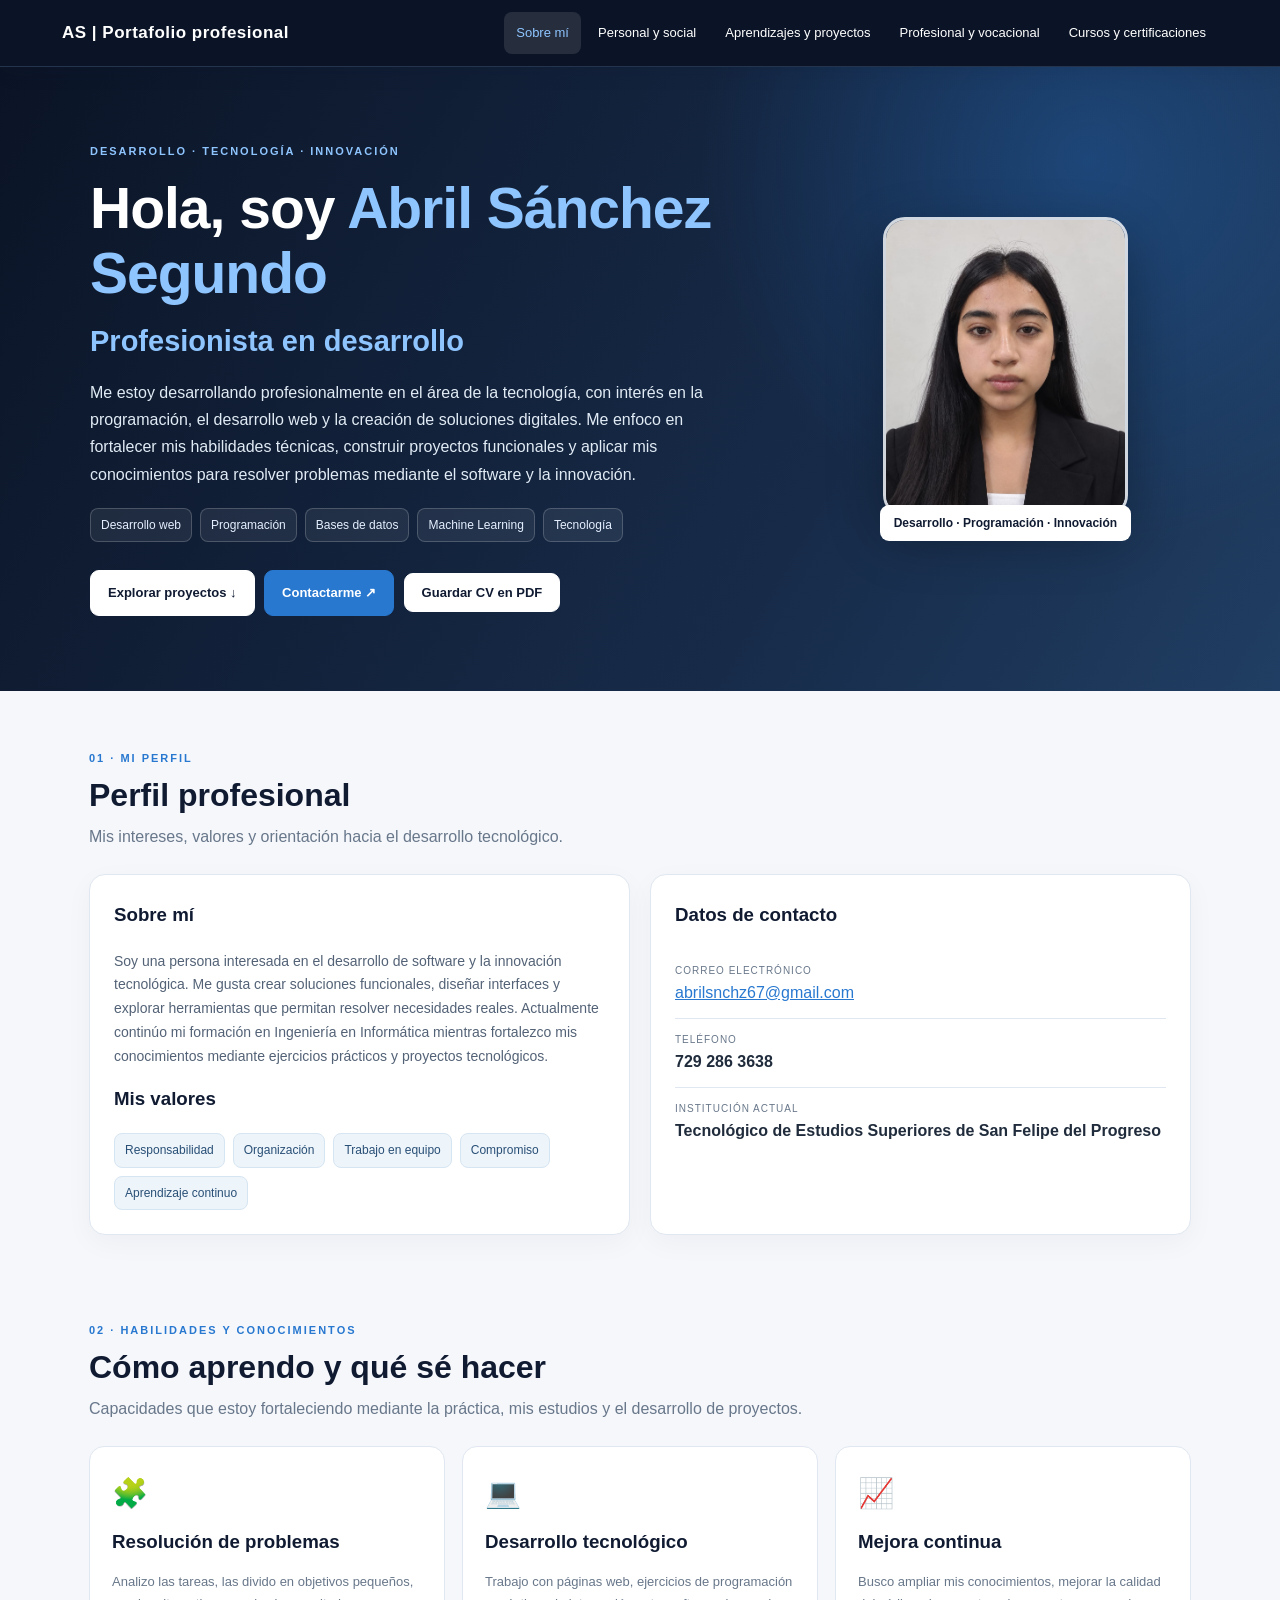
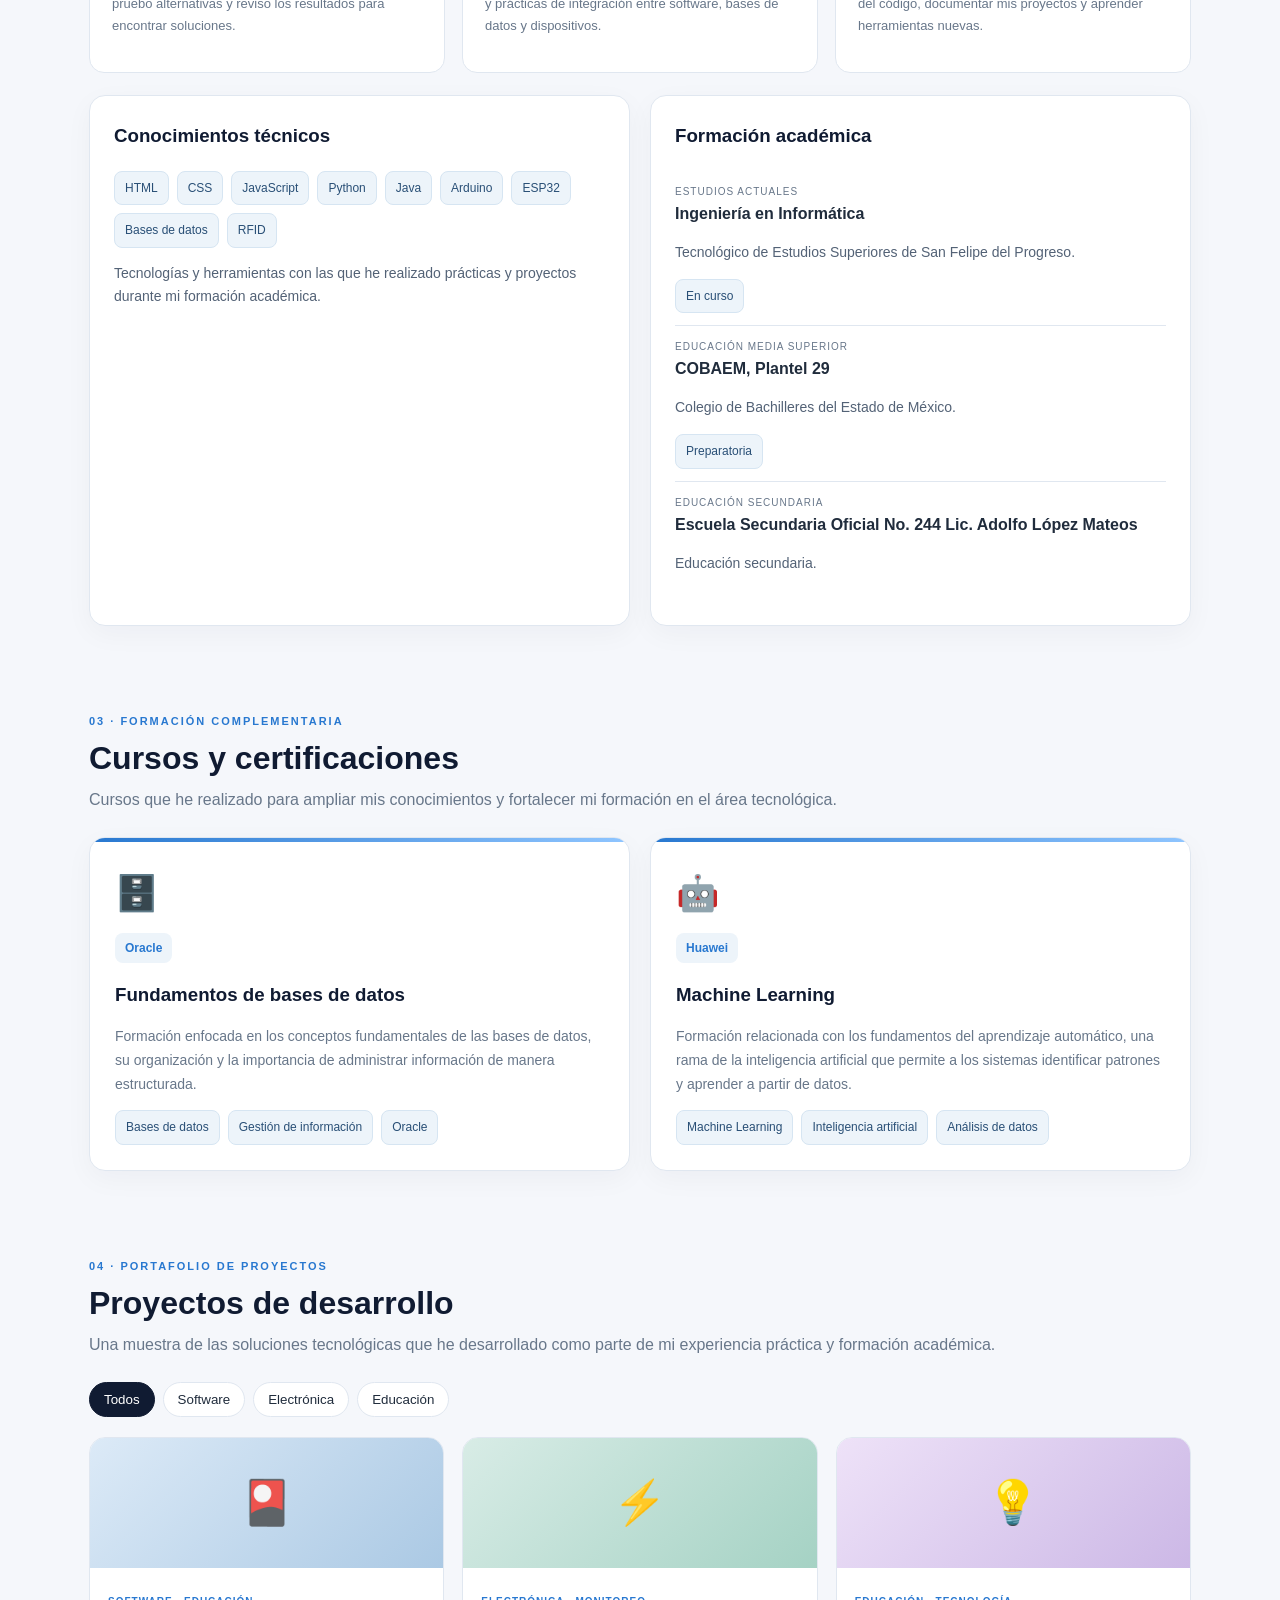
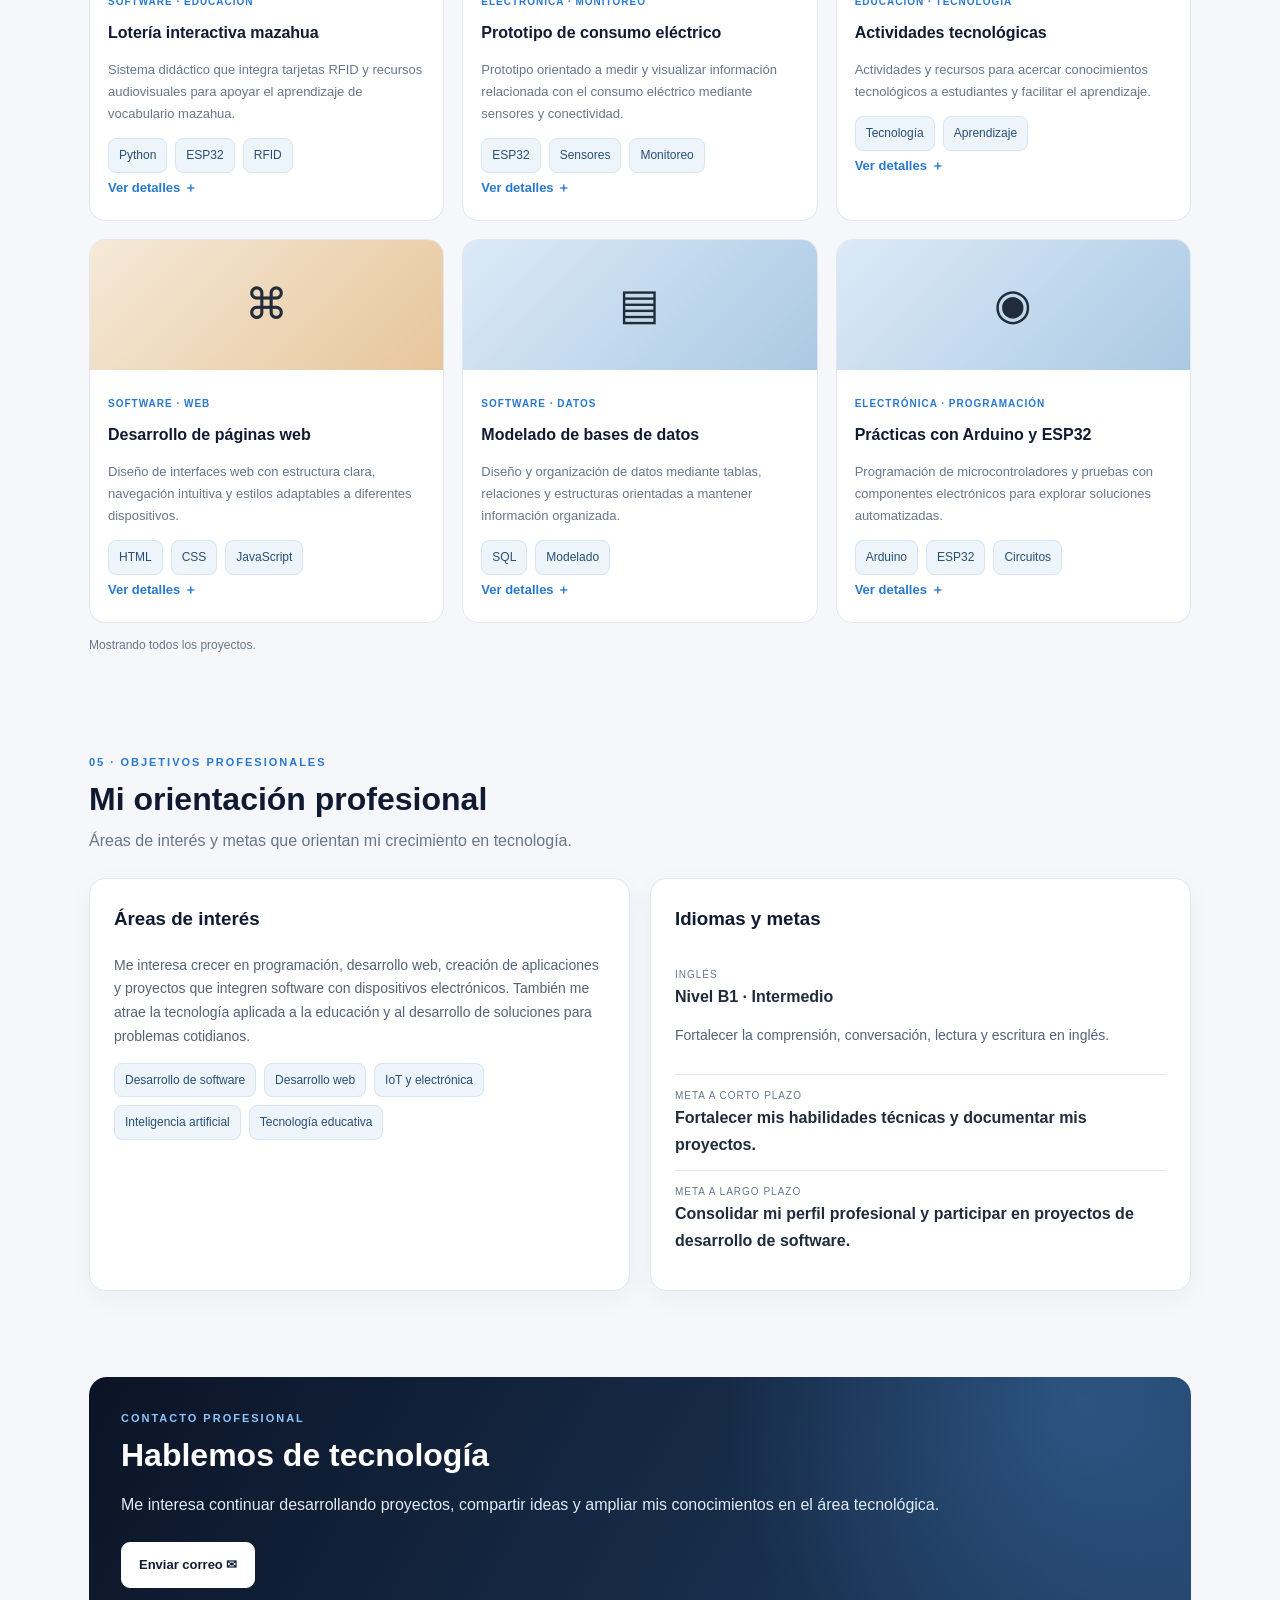
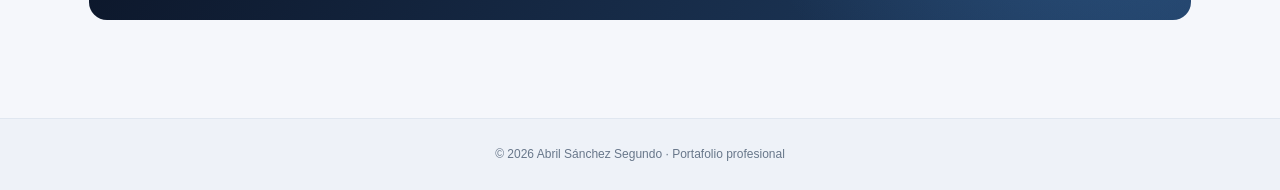
<file: index.html>
<!DOCTYPE html>
<html lang="es">
<head>
<meta charset="UTF-8">
<meta name="viewport" content="width=device-width, initial-scale=1.0">

<title>Abril Sánchez Segundo | Portafolio Profesional</title>
<meta name="description" content="Portafolio profesional de Abril Sánchez Segundo, estudiante de Ingeniería en Informática, interesada en desarrollo de software, programación y tecnología.">

<style>
:root {
  --azul: #101b32;
  --azul2: #2878d0;
  --azul-claro: #8fc5ff;
  --fondo: #f5f7fb;
  --texto: #202c3c;
  --gris: #68778a;
  --blanco: #ffffff;
  --borde: #e0e7f0;
}

* {
  box-sizing: border-box;
  scroll-behavior: smooth;
}

body {
  margin: 0;
  background: var(--fondo);
  color: var(--texto);
  font-family: "Segoe UI", Arial, sans-serif;
  line-height: 1.7;
}

header {
  background: #0b1426;
  color: white;
  position: sticky;
  top: 0;
  z-index: 100;
  box-shadow: 0 4px 20px #101b321a;
  border-bottom: 1px solid #24344d;
}

nav {
  max-width: 1200px;
  margin: auto;
  padding: 12px 22px;
  display: flex;
  justify-content: space-between;
  align-items: center;
  gap: 15px;
}

.logo {
  font-weight: bold;
  font-size: 17px;
  white-space: nowrap;
  letter-spacing: .5px;
}

.menu {
  display: flex;
  gap: 5px;
  flex-wrap: wrap;
}

.menu a {
  color: white;
  text-decoration: none;
  padding: 10px 12px;
  border-radius: 8px;
  font-size: 13px;
  transition: .3s;
}

.menu a:hover,
.menu a.activo {
  background: #ffffff1c;
  color: var(--azul-claro);
}

.menu-btn {
  display: none;
  background: transparent;
  color: white;
  border: 1px solid #ffffff70;
  padding: 8px 12px;
  border-radius: 8px;
  cursor: pointer;
}

/* PORTADA PROFESIONAL */
.hero {
  background:
    radial-gradient(circle at 85% 15%, #2878d055 0, transparent 32%),
    linear-gradient(120deg, #0b1426, #172b49 65%, #203e63);
  color: white;
}

.hero-contenido {
  max-width: 1150px;
  min-height: 510px;
  margin: auto;
  padding: 75px 25px;
  display: grid;
  grid-template-columns: 1.3fr .7fr;
  align-items: center;
  gap: 45px;
}

.etiqueta {
  color: var(--azul-claro);
  text-transform: uppercase;
  letter-spacing: 2px;
  font-size: 11px;
  font-weight: bold;
}

.hero h1 {
  font-size: clamp(35px, 5vw, 57px);
  line-height: 1.15;
  letter-spacing: -1px;
  margin: 15px 0;
}

.hero h1 span {
  color: var(--azul-claro);
}

.cargo-profesional {
  color: var(--azul-claro);
  font-size: clamp(21px, 3vw, 29px);
  line-height: 1.35;
  margin: 0 0 18px;
}

.hero p {
  color: #e1ebf5;
  max-width: 650px;
}

.hero-etiquetas {
  margin: 20px 0;
}

.hero-etiquetas .chip {
  background: #ffffff12;
  border-color: #ffffff30;
  color: #e5efff;
}

.foto-contenedor {
  text-align: center;
}

.foto {
  width: 245px;
  height: 300px;
  object-fit: cover;
  object-position: center 25%;
  border-radius: 22px;
  border: 3px solid #ffffffcc;
  box-shadow: 0 20px 55px #0005;
}

.foto-texto {
  display: table;
  max-width: 100%;
  margin: -20px auto 0;
  position: relative;
  background: white;
  color: var(--azul);
  padding: 8px 14px;
  border-radius: 9px;
  font-size: 12px;
  font-weight: bold;
}

.boton {
  display: inline-block;
  padding: 11px 17px;
  margin: 8px 5px 0 0;
  border-radius: 9px;
  background: white;
  color: var(--azul);
  border: 1px solid white;
  text-decoration: none;
  cursor: pointer;
  font-weight: bold;
  font-size: 13px;
  font-family: inherit;
  transition: .3s;
}

.boton:hover {
  transform: translateY(-3px);
  box-shadow: 0 7px 20px #0002;
}

.boton-azul {
  background: var(--azul2);
  color: white;
  border-color: var(--azul2);
}

.boton-azul:hover {
  background: #1c5eaa;
}

/* CONTENIDO */
main {
  max-width: 1150px;
  margin: auto;
  padding: 15px 24px 55px;
}

.seccion {
  padding: 43px 0;
  scroll-margin-top: 90px;
}

.subtitulo {
  color: var(--azul2);
  text-transform: uppercase;
  font-size: 11px;
  letter-spacing: 2px;
  font-weight: bold;
}

h2 {
  color: var(--azul);
  font-size: 32px;
  line-height: 1.25;
  margin: 7px 0;
}

.descripcion {
  color: var(--gris);
  margin: 8px 0 24px;
}

.grid {
  display: grid;
  grid-template-columns: repeat(2, minmax(0, 1fr));
  gap: 20px;
}

.tarjeta {
  background: white;
  padding: 24px;
  border-radius: 16px;
  border: 1px solid var(--borde);
  box-shadow: 0 8px 28px #101b320a;
  transition: .3s;
}

.tarjeta:hover {
  border-color: #b8d6f5;
  box-shadow: 0 15px 35px #101b3214;
  transform: translateY(-2px);
}

.tarjeta h3 {
  color: var(--azul);
  margin-top: 0;
}

.tarjeta p {
  color: #536276;
  font-size: 14px;
}

.dato {
  padding: 12px 0;
  border-bottom: 1px solid var(--borde);
  overflow-wrap: anywhere;
}

.dato:last-child {
  border-bottom: 0;
}

.dato small {
  display: block;
  color: var(--gris);
  text-transform: uppercase;
  letter-spacing: 1px;
  font-size: 10px;
}

.dato a {
  color: var(--azul2);
  overflow-wrap: anywhere;
}

.etiquetas {
  display: flex;
  flex-wrap: wrap;
  gap: 8px;
}

.chip {
  display: inline-block;
  background: #edf4fa;
  color: #294f76;
  border: 1px solid #d6e5f2;
  border-radius: 8px;
  padding: 6px 10px;
  font-size: 12px;
}

/* HABILIDADES */
.habilidades {
  display: grid;
  grid-template-columns: repeat(3, minmax(0, 1fr));
  gap: 17px;
}

.habilidad {
  background: white;
  padding: 22px;
  border: 1px solid var(--borde);
  border-radius: 15px;
  transition: .3s;
}

.habilidad:hover {
  transform: translateY(-4px);
  box-shadow: 0 10px 25px #101b3212;
}

.icono {
  font-size: 29px;
}

.habilidad h3 {
  color: var(--azul);
  margin: 8px 0;
}

.habilidad p {
  color: var(--gris);
  font-size: 13px;
}

/* CURSOS Y CERTIFICACIONES */
.cursos {
  display: grid;
  grid-template-columns: repeat(2, minmax(0, 1fr));
  gap: 20px;
}

.curso {
  background: white;
  padding: 25px;
  border: 1px solid var(--borde);
  border-radius: 16px;
  box-shadow: 0 8px 28px #101b320a;
  transition: .3s;
  position: relative;
  overflow: hidden;
}

.curso::before {
  content: "";
  position: absolute;
  top: 0;
  left: 0;
  width: 100%;
  height: 4px;
  background: linear-gradient(90deg, #2878d0, #8fc5ff);
}

.curso:hover {
  transform: translateY(-5px);
  border-color: #b8d6f5;
  box-shadow: 0 15px 35px #101b3214;
}

.curso-icono {
  font-size: 35px;
  margin-bottom: 10px;
}

.curso h3 {
  color: var(--azul);
  margin: 8px 0;
}

.curso p {
  color: var(--gris);
  font-size: 14px;
}

.curso-institucion {
  display: inline-block;
  color: var(--azul2);
  background: #edf4fa;
  border-radius: 8px;
  padding: 5px 10px;
  font-size: 12px;
  font-weight: bold;
  margin-bottom: 8px;
}

/* FILTROS */
.filtros {
  display: flex;
  flex-wrap: wrap;
  gap: 8px;
  margin-bottom: 20px;
}

.filtro {
  padding: 9px 14px;
  border: 1px solid var(--borde);
  background: white;
  border-radius: 30px;
  cursor: pointer;
  color: var(--texto);
  transition: .3s;
}

.filtro.activo,
.filtro:hover {
  background: var(--azul);
  color: white;
  border-color: var(--azul);
}

.filtro:focus-visible,
.boton:focus-visible,
.ver-mas:focus-visible,
.menu a:focus-visible {
  outline: 3px solid #60a5fa;
  outline-offset: 3px;
}

.proyectos {
  display: grid;
  grid-template-columns: repeat(3, minmax(0, 1fr));
  gap: 18px;
}

.proyecto {
  background: white;
  border: 1px solid var(--borde);
  border-radius: 16px;
  overflow: hidden;
  transition: .3s;
}

.proyecto:hover {
  transform: translateY(-5px);
  box-shadow: 0 12px 30px #101b3215;
}

.proyecto[hidden] {
  display: none !important;
}

.proyecto-imagen {
  height: 130px;
  display: grid;
  place-items: center;
  font-size: 43px;
  background: linear-gradient(135deg, #dceaf7, #abc9e4);
}

.proyecto:nth-child(2) .proyecto-imagen {
  background: linear-gradient(135deg, #d8ece6, #a5d2c4);
}

.proyecto:nth-child(3) .proyecto-imagen {
  background: linear-gradient(135deg, #eee2f8, #ccb8e6);
}

.proyecto:nth-child(4) .proyecto-imagen {
  background: linear-gradient(135deg, #f5e9d8, #e7c69b);
}

.proyecto-contenido {
  padding: 18px;
}

.categoria {
  color: var(--azul2);
  font-size: 10px;
  text-transform: uppercase;
  font-weight: bold;
  letter-spacing: 1px;
}

.proyecto h3 {
  color: var(--azul);
  margin: 6px 0;
  font-size: 16px;
}

.proyecto p {
  color: var(--gris);
  font-size: 13px;
}

.ver-mas {
  color: var(--azul2);
  background: none;
  border: 0;
  padding: 5px 0;
  font-weight: bold;
  cursor: pointer;
  font-size: 13px;
}

.detalles {
  display: none;
  border-top: 1px solid var(--borde);
  padding-top: 12px;
  margin-top: 12px;
  font-size: 13px;
  color: var(--gris);
}

.proyecto.abierto .detalles {
  display: block;
}

/* CONTACTO */
.contacto {
  background:
    radial-gradient(circle at 90% 10%, #4e91d755, transparent 35%),
    linear-gradient(120deg, #0b1426, #203e63);
  color: white;
  padding: 32px;
  border-radius: 18px;
}

.contacto h2 {
  color: white;
}

.contacto p {
  color: #e1ebf5;
}

footer {
  text-align: center;
  color: var(--gris);
  padding: 25px;
  font-size: 12px;
  border-top: 1px solid var(--borde);
  background: #eef2f8;
}

#arriba {
  position: fixed;
  right: 20px;
  bottom: 20px;
  width: 45px;
  height: 45px;
  background: var(--azul);
  color: white;
  border: 0;
  border-radius: 50%;
  font-size: 22px;
  cursor: pointer;
  opacity: 0;
  pointer-events: none;
  transition: .3s;
}

#arriba.mostrar {
  opacity: 1;
  pointer-events: auto;
}

/* ANIMACIONES */
.revelar {
  opacity: 0;
  transform: translateY(15px);
  transition: opacity .6s, transform .6s;
}

.revelar.visible {
  opacity: 1;
  transform: translateY(0);
}

/* TABLET */
@media (max-width: 850px) {
  .menu a {
    font-size: 11px;
    padding: 8px;
  }

  .proyectos {
    grid-template-columns: repeat(2, minmax(0, 1fr));
  }
}

/* CELULAR */
@media (max-width: 650px) {
  nav {
    flex-wrap: wrap;
  }

  .menu-btn {
    display: block;
  }

  .menu {
    display: none;
    position: absolute;
    top: 62px;
    left: 0;
    right: 0;
    background: var(--azul);
    padding: 12px;
    flex-direction: column;
  }

  .menu.abierto {
    display: flex;
  }

  .menu a {
    font-size: 14px;
    padding: 12px;
  }

  .hero-contenido {
    grid-template-columns: 1fr;
    padding: 45px 22px;
  }

  .foto {
    width: 210px;
    height: 250px;
  }

  main {
    padding: 10px 17px 40px;
  }

  .seccion {
    padding: 35px 0;
  }

  .grid,
  .habilidades,
  .proyectos,
  .cursos {
    grid-template-columns: 1fr;
  }

  h2 {
    font-size: 27px;
  }

  .contacto {
    padding: 24px;
  }
}

/* IMPRESIÓN DEL CV */
@media print {
  header,
  .filtros,
  .ver-mas,
  #arriba,
  .boton {
    display: none !important;
  }

  body {
    background: white;
  }

  .hero {
    print-color-adjust: exact;
    -webkit-print-color-adjust: exact;
  }

  .seccion {
    padding: 20px 0;
  }

  .tarjeta,
  .proyecto,
  .habilidad,
  .curso {
    break-inside: avoid;
    box-shadow: none;
  }

  .revelar {
    opacity: 1 !important;
    transform: none !important;
  }

  .detalles {
    display: block;
  }
}

@media (prefers-reduced-motion: reduce) {
  *,
  *::before,
  *::after {
    scroll-behavior: auto !important;
    transition: none !important;
  }

  .revelar {
    opacity: 1;
    transform: none;
  }
}
</style>
</head>

<body>

<header>
  <nav>
    <div class="logo">AS | Portafolio profesional</div>

    <button class="menu-btn" id="menuBtn"
      aria-expanded="false" aria-controls="menu">
      ☰ Menú
    </button>

    <div class="menu" id="menu">
      <a href="sobre-mi.html" class="activo">Sobre mí</a>
      <a href="personal-social.html">Personal y social</a>
      <a href="aprendizajes-proyectos.html">Aprendizajes y proyectos</a>
      <a href="profesional-vocacional.html">Profesional y vocacional</a>
      <a href="#cursos">Cursos y certificaciones</a>
    </div>
  </nav>
</header>

<!-- PORTADA -->
<section class="hero" id="inicio">
  <div class="hero-contenido">

    <div>
      <div class="etiqueta">
        DESARROLLO · TECNOLOGÍA · INNOVACIÓN
      </div>

      <h1>
        Hola, soy <span>Abril Sánchez Segundo</span>
      </h1>

      <h2 class="cargo-profesional">
        Profesionista en desarrollo 
      </h2>

      <p>
        Me estoy desarrollando profesionalmente en el área de la tecnología,
        con interés en la programación, el desarrollo web y la creación de
        soluciones digitales. Me enfoco en fortalecer mis habilidades
        técnicas, construir proyectos funcionales y aplicar mis conocimientos
        para resolver problemas mediante el software y la innovación.
      </p>

      <div class="etiquetas hero-etiquetas">
        <span class="chip">Desarrollo web</span>
        <span class="chip">Programación</span>
        <span class="chip">Bases de datos</span>
        <span class="chip">Machine Learning</span>
        <span class="chip">Tecnología</span>
      </div>

      <a href="#proyectos" class="boton">
        Explorar proyectos ↓
      </a>

      <a href="#contacto" class="boton boton-azul">
        Contactarme ↗
      </a>

      <button class="boton" onclick="window.print()">
        Guardar CV en PDF
      </button>
    </div>

    <div class="foto-contenedor">
      <img src="abril.jpg"
        alt="Fotografía de Abril Sánchez Segundo"
        class="foto">
      <div class="foto-texto">
        Desarrollo · Programación · Innovación
      </div>
    </div>

  </div>
</section>

<main>

<!-- PERFIL -->
<section class="seccion revelar" id="perfil">
  <div class="subtitulo">01 · Mi perfil</div>
  <h2>Perfil profesional</h2>
  <p class="descripcion">
    Mis intereses, valores y orientación hacia el desarrollo tecnológico.
  </p>

  <div class="grid">
    <article class="tarjeta">
      <h3>Sobre mí</h3>
      <p>
        Soy una persona interesada en el desarrollo de software y la
        innovación tecnológica. Me gusta crear soluciones funcionales,
        diseñar interfaces y explorar herramientas que permitan resolver
        necesidades reales. Actualmente continúo mi formación en Ingeniería
        en Informática mientras fortalezco mis conocimientos mediante
        ejercicios prácticos y proyectos tecnológicos.
      </p>

      <h3>Mis valores</h3>
      <div class="etiquetas">
        <span class="chip">Responsabilidad</span>
        <span class="chip">Organización</span>
        <span class="chip">Trabajo en equipo</span>
        <span class="chip">Compromiso</span>
        <span class="chip">Aprendizaje continuo</span>
      </div>
    </article>

    <article class="tarjeta">
      <h3>Datos de contacto</h3>

      <div class="dato">
        <small>Correo electrónico</small>
        <a href="mailto:abrilsnchz67@gmail.com">
          abrilsnchz67@gmail.com
        </a>
      </div>

      <div class="dato">
        <small>Teléfono</small>
        <strong>729 286 3638</strong>
      </div>

      <div class="dato">
        <small>Institución actual</small>
        <strong>
          Tecnológico de Estudios Superiores de San Felipe del Progreso
        </strong>
      </div>
    </article>
  </div>
</section>

<!-- HABILIDADES Y FORMACIÓN ACADÉMICA -->
<section class="seccion revelar" id="aprendizaje">
  <div class="subtitulo">02 · Habilidades y conocimientos</div>
  <h2>Cómo aprendo y qué sé hacer</h2>
  <p class="descripcion">
    Capacidades que estoy fortaleciendo mediante la práctica,
    mis estudios y el desarrollo de proyectos.
  </p>

  <div class="habilidades">
    <article class="habilidad">
      <div class="icono">🧩</div>
      <h3>Resolución de problemas</h3>
      <p>
        Analizo las tareas, las divido en objetivos pequeños, pruebo
        alternativas y reviso los resultados para encontrar soluciones.
      </p>
    </article>

    <article class="habilidad">
      <div class="icono">💻</div>
      <h3>Desarrollo tecnológico</h3>
      <p>
        Trabajo con páginas web, ejercicios de programación y prácticas
        de integración entre software, bases de datos y dispositivos.
      </p>
    </article>

    <article class="habilidad">
      <div class="icono">📈</div>
      <h3>Mejora continua</h3>
      <p>
        Busco ampliar mis conocimientos, mejorar la calidad del código,
        documentar mis proyectos y aprender herramientas nuevas.
      </p>
    </article>
  </div>

  <div class="grid" style="margin-top:22px">

    <article class="tarjeta">
      <h3>Conocimientos técnicos</h3>

      <div class="etiquetas">
        <span class="chip">HTML</span>
        <span class="chip">CSS</span>
        <span class="chip">JavaScript</span>
        <span class="chip">Python</span>
        <span class="chip">Java</span>
        <span class="chip">Arduino</span>
        <span class="chip">ESP32</span>
        <span class="chip">Bases de datos</span>
        <span class="chip">RFID</span>
      </div>

      <p>
        Tecnologías y herramientas con las que he realizado prácticas
        y proyectos durante mi formación académica.
      </p>
    </article>

    <article class="tarjeta">
      <h3>Formación académica</h3>

      <div class="dato">
        <small>Estudios actuales</small>
        <strong>Ingeniería en Informática</strong>
        <p>
          Tecnológico de Estudios Superiores de San Felipe del Progreso.
        </p>
        <span class="chip">En curso</span>
      </div>

      <div class="dato">
        <small>Educación media superior</small>
        <strong>COBAEM, Plantel 29</strong>
        <p>
          Colegio de Bachilleres del Estado de México.
        </p>
        <span class="chip">Preparatoria</span>
      </div>

      <div class="dato">
        <small>Educación secundaria</small>
        <strong>
          Escuela Secundaria Oficial No. 244
          Lic. Adolfo López Mateos
        </strong>
        <p>
          Educación secundaria.
        </p>
      </div>
    </article>

  </div>
</section>

<!-- CURSOS -->
<section class="seccion revelar" id="cursos">
  <div class="subtitulo">03 · Formación complementaria</div>
  <h2>Cursos y certificaciones</h2>

  <p class="descripcion">
    Cursos que he realizado para ampliar mis conocimientos y fortalecer
    mi formación en el área tecnológica.
  </p>

  <div class="cursos">

    <article class="curso">
      <div class="curso-icono">🗄️</div>

      <span class="curso-institucion">Oracle</span>

      <h3>Fundamentos de bases de datos</h3>

      <p>
        Formación enfocada en los conceptos fundamentales de las bases
        de datos, su organización y la importancia de administrar
        información de manera estructurada.
      </p>

      <div class="etiquetas">
        <span class="chip">Bases de datos</span>
        <span class="chip">Gestión de información</span>
        <span class="chip">Oracle</span>
      </div>
    </article>

    <article class="curso">
      <div class="curso-icono">🤖</div>

      <span class="curso-institucion">Huawei</span>

      <h3>Machine Learning</h3>

      <p>
        Formación relacionada con los fundamentos del aprendizaje
        automático, una rama de la inteligencia artificial que permite
        a los sistemas identificar patrones y aprender a partir de datos.
      </p>

      <div class="etiquetas">
        <span class="chip">Machine Learning</span>
        <span class="chip">Inteligencia artificial</span>
        <span class="chip">Análisis de datos</span>
      </div>
    </article>

  </div>
</section>

<!-- PROYECTOS -->
<section class="seccion revelar" id="proyectos">
  <div class="subtitulo">04 · Portafolio de proyectos</div>
  <h2>Proyectos de desarrollo</h2>

  <p class="descripcion">
    Una muestra de las soluciones tecnológicas que he desarrollado
    como parte de mi experiencia práctica y formación académica.
  </p>

  <div class="filtros" role="group" aria-label="Filtrar proyectos">
    <button class="filtro activo" data-filtro="todos"
      aria-pressed="true">Todos</button>

    <button class="filtro" data-filtro="software"
      aria-pressed="false">Software</button>

    <button class="filtro" data-filtro="electronica"
      aria-pressed="false">Electrónica</button>

    <button class="filtro" data-filtro="educacion"
      aria-pressed="false">Educación</button>
  </div>

  <div class="proyectos">

    <article class="proyecto" data-categoria="software educacion">
      <div class="proyecto-imagen">🎴</div>

      <div class="proyecto-contenido">
        <span class="categoria">Software · Educación</span>
        <h3>Lotería interactiva mazahua</h3>

        <p>
          Sistema didáctico que integra tarjetas RFID y recursos
          audiovisuales para apoyar el aprendizaje de vocabulario mazahua.
        </p>

        <div class="etiquetas">
          <span class="chip">Python</span>
          <span class="chip">ESP32</span>
          <span class="chip">RFID</span>
        </div>

        <button class="ver-mas" aria-expanded="false">
          Ver detalles ＋
        </button>

        <div class="detalles">
          El sistema identifica una tarjeta y permite mostrar su imagen,
          la palabra en español y mazahua y el audio de pronunciación.
          Busca apoyar el aprendizaje de una lengua indígena mediante
          recursos tecnológicos.
        </div>
      </div>
    </article>

    <article class="proyecto" data-categoria="electronica software">
      <div class="proyecto-imagen">⚡</div>

      <div class="proyecto-contenido">
        <span class="categoria">Electrónica · Monitoreo</span>
        <h3>Prototipo de consumo eléctrico</h3>

        <p>
          Prototipo orientado a medir y visualizar información relacionada
          con el consumo eléctrico mediante sensores y conectividad.
        </p>

        <div class="etiquetas">
          <span class="chip">ESP32</span>
          <span class="chip">Sensores</span>
          <span class="chip">Monitoreo</span>
        </div>

        <button class="ver-mas" aria-expanded="false">
          Ver detalles ＋
        </button>

        <div class="detalles">
          Explora la lectura de señales mediante sensores y el envío
          de mediciones para facilitar su consulta y visualización.
        </div>
      </div>
    </article>

    <article class="proyecto" data-categoria="educacion">
      <div class="proyecto-imagen">💡</div>

      <div class="proyecto-contenido">
        <span class="categoria">Educación · Tecnología</span>
        <h3>Actividades tecnológicas</h3>

        <p>
          Actividades y recursos para acercar conocimientos tecnológicos
          a estudiantes y facilitar el aprendizaje.
        </p>

        <div class="etiquetas">
          <span class="chip">Tecnología</span>
          <span class="chip">Aprendizaje</span>
        </div>

        <button class="ver-mas" aria-expanded="false">
          Ver detalles ＋
        </button>

        <div class="detalles">
          Espacio para documentar las actividades realizadas,
          los materiales utilizados y los resultados obtenidos.
        </div>
      </div>
    </article>

    <article class="proyecto" data-categoria="software">
      <div class="proyecto-imagen">⌘</div>

      <div class="proyecto-contenido">
        <span class="categoria">Software · Web</span>
        <h3>Desarrollo de páginas web</h3>

        <p>
          Diseño de interfaces web con estructura clara, navegación
          intuitiva y estilos adaptables a diferentes dispositivos.
        </p>

        <div class="etiquetas">
          <span class="chip">HTML</span>
          <span class="chip">CSS</span>
          <span class="chip">JavaScript</span>
        </div>

        <button class="ver-mas" aria-expanded="false">
          Ver detalles ＋
        </button>

        <div class="detalles">
          Este proyecto puede incluir capturas de pantalla, enlaces
          a páginas publicadas y una descripción de las tecnologías
          utilizadas.
        </div>
      </div>
    </article>

    <article class="proyecto" data-categoria="software">
      <div class="proyecto-imagen">▤</div>

      <div class="proyecto-contenido">
        <span class="categoria">Software · Datos</span>
        <h3>Modelado de bases de datos</h3>

        <p>
          Diseño y organización de datos mediante tablas, relaciones
          y estructuras orientadas a mantener información organizada.
        </p>

        <div class="etiquetas">
          <span class="chip">SQL</span>
          <span class="chip">Modelado</span>
        </div>

        <button class="ver-mas" aria-expanded="false">
          Ver detalles ＋
        </button>

        <div class="detalles">
          Aquí se pueden agregar diagramas entidad-relación,
          modelos relacionales y ejemplos de consultas elaboradas.
        </div>
      </div>
    </article>

    <article class="proyecto" data-categoria="electronica">
      <div class="proyecto-imagen">◉</div>

      <div class="proyecto-contenido">
        <span class="categoria">Electrónica · Programación</span>
        <h3>Prácticas con Arduino y ESP32</h3>

        <p>
          Programación de microcontroladores y pruebas con componentes
          electrónicos para explorar soluciones automatizadas.
        </p>

        <div class="etiquetas">
          <span class="chip">Arduino</span>
          <span class="chip">ESP32</span>
          <span class="chip">Circuitos</span>
        </div>

        <button class="ver-mas" aria-expanded="false">
          Ver detalles ＋
        </button>

        <div class="detalles">
          Se pueden añadir fotografías de circuitos, diagramas
          de conexión, fragmentos de código y resultados de pruebas.
        </div>
      </div>
    </article>

  </div>

  <p id="mensajeFiltro" aria-live="polite"
    style="color:var(--gris);font-size:12px">
    Mostrando todos los proyectos.
  </p>
</section>

<!-- OBJETIVOS PROFESIONALES -->
<section class="seccion revelar" id="vocacion">
  <div class="subtitulo">05 · Objetivos profesionales</div>
  <h2>Mi orientación profesional</h2>

  <p class="descripcion">
    Áreas de interés y metas que orientan mi crecimiento en tecnología.
  </p>

  <div class="grid">

    <article class="tarjeta">
      <h3>Áreas de interés</h3>

      <p>
        Me interesa crecer en programación, desarrollo web, creación de
        aplicaciones y proyectos que integren software con dispositivos
        electrónicos. También me atrae la tecnología aplicada a la educación
        y al desarrollo de soluciones para problemas cotidianos.
      </p>

      <div class="etiquetas">
        <span class="chip">Desarrollo de software</span>
        <span class="chip">Desarrollo web</span>
        <span class="chip">IoT y electrónica</span>
        <span class="chip">Inteligencia artificial</span>
        <span class="chip">Tecnología educativa</span>
      </div>
    </article>

    <article class="tarjeta">
      <h3>Idiomas y metas</h3>

      <div class="dato">
        <small>Inglés</small>
        <strong>Nivel B1 · Intermedio</strong>
        <p>
          Fortalecer la comprensión, conversación, lectura y escritura
          en inglés.
        </p>
      </div>

      <div class="dato">
        <small>Meta a corto plazo</small>
        <strong>
          Fortalecer mis habilidades técnicas y documentar mis proyectos.
        </strong>
      </div>

      <div class="dato">
        <small>Meta a largo plazo</small>
        <strong>
          Consolidar mi perfil profesional y participar en proyectos
          de desarrollo de software.
        </strong>
      </div>
    </article>

  </div>
</section>

<!-- CONTACTO -->
<section class="seccion revelar" id="contacto">
  <div class="contacto">
    <div class="etiqueta">Contacto profesional</div>

    <h2>Hablemos de tecnología</h2>

    <p>
      Me interesa continuar desarrollando proyectos, compartir ideas
      y ampliar mis conocimientos en el área tecnológica.
    </p>

    <a class="boton" href="mailto:abrilsnchz67@gmail.com">
      Enviar correo ✉
    </a>
  </div>
</section>

</main>

<footer>
  © <span id="anio"></span> Abril Sánchez Segundo · Portafolio profesional
</footer>

<button id="arriba" aria-label="Volver al inicio">↑</button>

<script>
// Menú móvil
const menuBtn = document.getElementById("menuBtn");
const menu = document.getElementById("menu");

menuBtn.addEventListener("click", () => {
  const abierto = menu.classList.toggle("abierto");
  menuBtn.setAttribute("aria-expanded", String(abierto));
  menuBtn.textContent = abierto ? "✕ Cerrar" : "☰ Menú";
});

// Cerrar menú móvil al seleccionar un enlace
document.querySelectorAll(".menu a").forEach(enlace => {
  enlace.addEventListener("click", () => {
    menu.classList.remove("abierto");
    menuBtn.setAttribute("aria-expanded", "false");
    menuBtn.textContent = "☰ Menú";
  });
});

// Filtrar proyectos
document.querySelectorAll(".filtro").forEach(boton => {
  boton.addEventListener("click", () => {
    document.querySelectorAll(".filtro").forEach(b => {
      b.classList.remove("activo");
      b.setAttribute("aria-pressed", "false");
    });

    boton.classList.add("activo");
    boton.setAttribute("aria-pressed", "true");

    const categoria = boton.dataset.filtro;
    let cantidad = 0;

    document.querySelectorAll(".proyecto").forEach(proyecto => {
      const categorias = proyecto.dataset.categoria.split(" ");
      const mostrar = categoria === "todos" ||
                      categorias.includes(categoria);

      proyecto.hidden = !mostrar;

      if (mostrar) cantidad++;
    });

    document.getElementById("mensajeFiltro").textContent =
      categoria === "todos"
        ? "Mostrando todos los proyectos."
        : `Se muestran ${cantidad} proyecto(s) de esta categoría.`;
  });
});

// Abrir y cerrar detalles
document.querySelectorAll(".ver-mas").forEach(boton => {
  boton.addEventListener("click", () => {
    const proyecto = boton.closest(".proyecto");
    const abierto = proyecto.classList.toggle("abierto");

    boton.textContent = abierto
      ? "Ocultar detalles −"
      : "Ver detalles ＋";

    boton.setAttribute("aria-expanded", String(abierto));
  });
});

// Botón volver arriba
const botonArriba = document.getElementById("arriba");

window.addEventListener("scroll", () => {
  botonArriba.classList.toggle("mostrar", window.scrollY > 400);
});

botonArriba.addEventListener("click", () => {
  window.scrollTo({ top: 0, behavior: "smooth" });
});

// Animaciones de entrada
if ("IntersectionObserver" in window) {
  const observador = new IntersectionObserver(entradas => {
    entradas.forEach(entrada => {
      if (entrada.isIntersecting) {
        entrada.target.classList.add("visible");
        observador.unobserve(entrada.target);
      }
    });
  }, { threshold: 0.1 });

  document.querySelectorAll(".revelar").forEach(seccion => {
    observador.observe(seccion);
  });
} else {
  document.querySelectorAll(".revelar").forEach(seccion => {
    seccion.classList.add("visible");
  });
}

// Año automático
document.getElementById("anio").textContent =
  new Date().getFullYear();
</script>

</body>
</html>
</file>
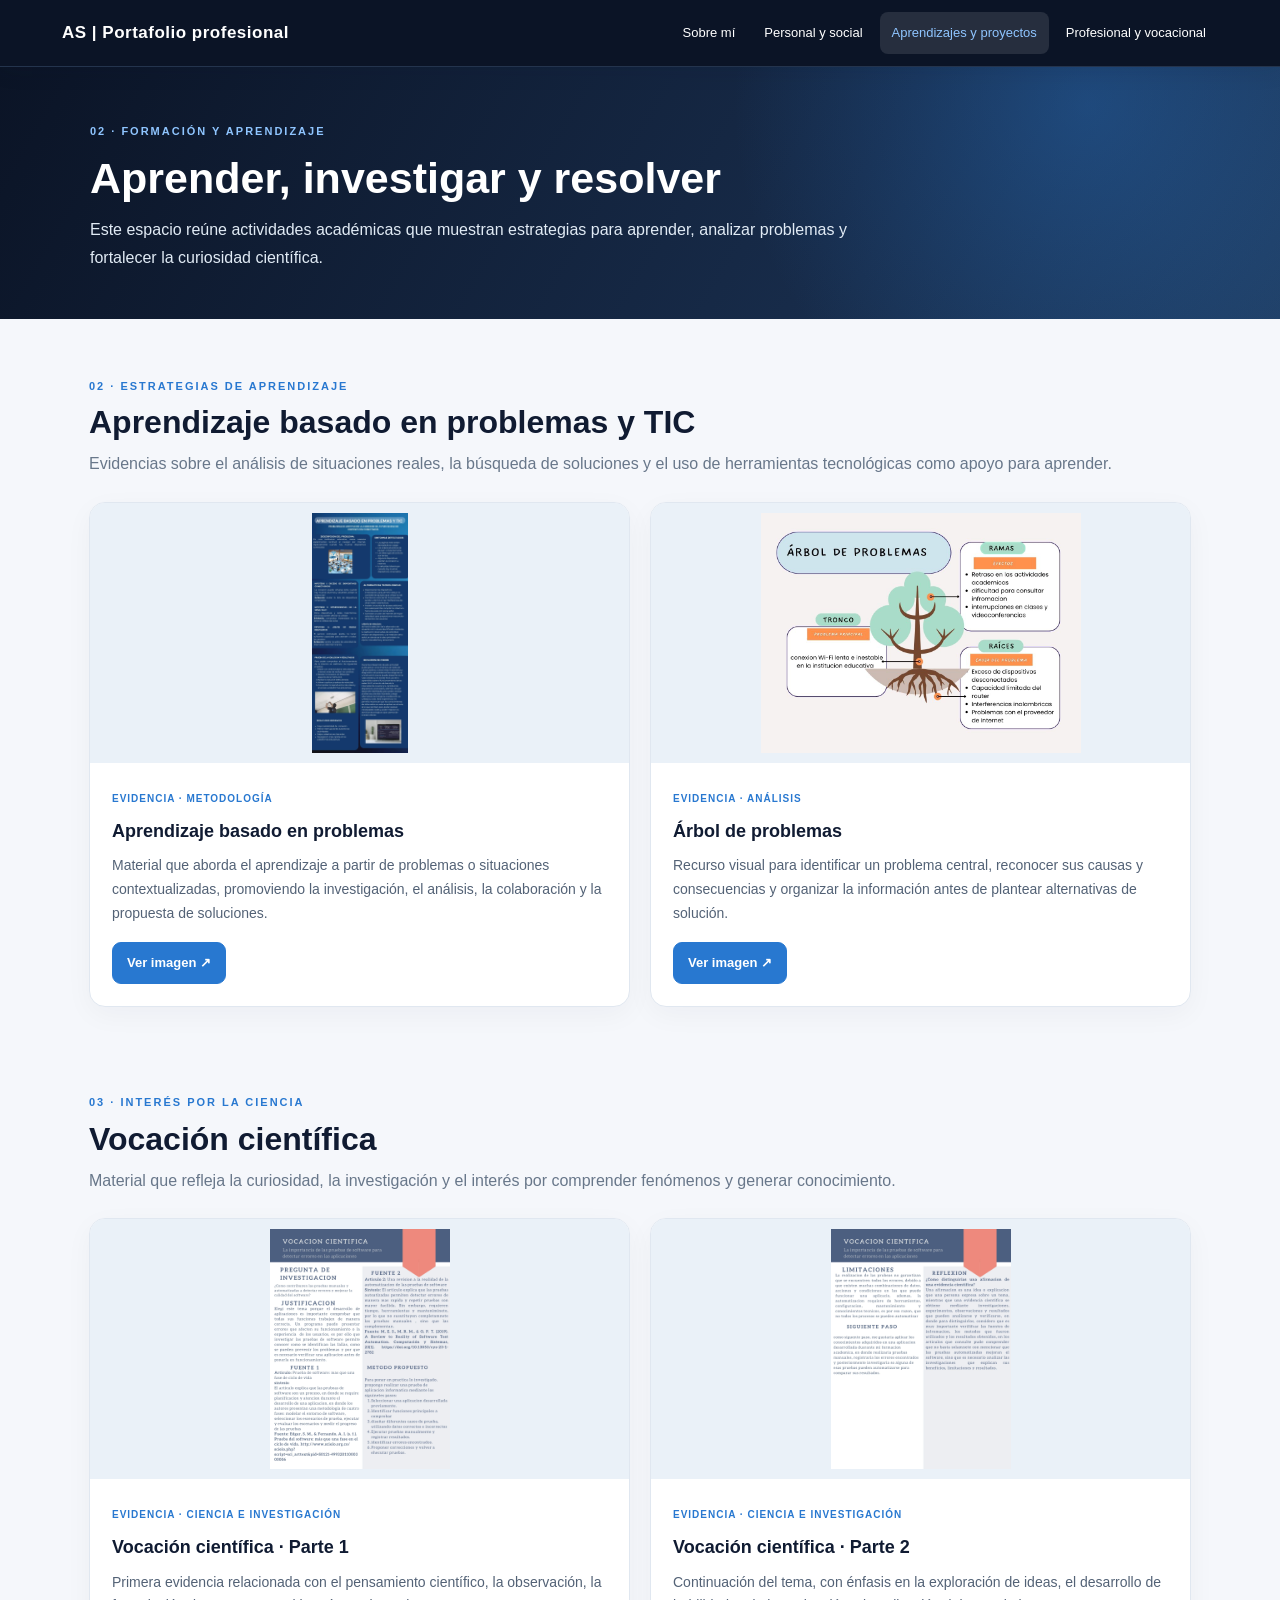
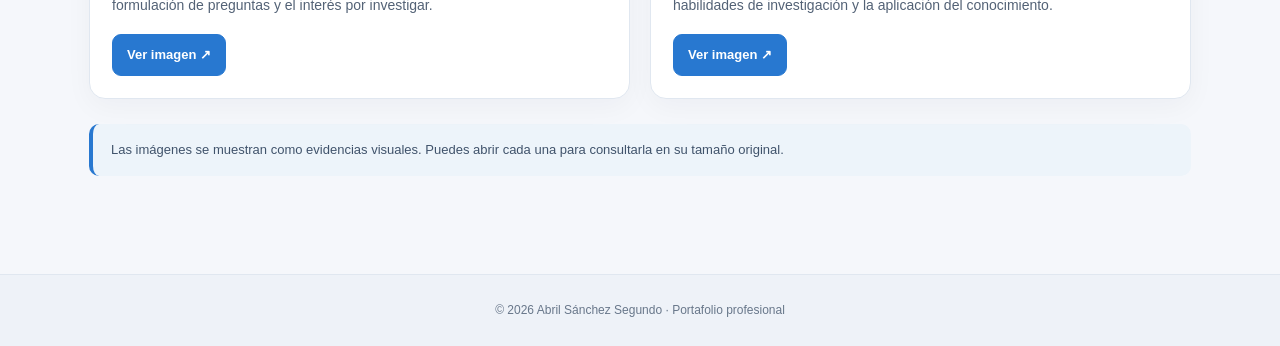
<file: aprendizajes-proyectos.html>
<!DOCTYPE html>
<html lang="es">
<head>
  <meta charset="UTF-8">
  <meta name="viewport" content="width=device-width, initial-scale=1.0">
  <meta name="theme-color" content="#101b32">
  <title>Aprendizajes y proyectos | Abril Sánchez Segundo</title>
  <link rel="stylesheet" href="estilos-portafolio.css">
</head>
<body>

<header>
  <nav>
    <div class="logo">AS | Portafolio profesional</div>
    <button class="menu-btn" id="menuBtn" aria-expanded="false" aria-controls="menu">☰ Menú</button>
    <div class="menu" id="menu">
      <a href="index.html">Sobre mí</a>
      <a href="personal-social.html" >Personal y social</a>
      <a href="aprendizajes-proyectos.html" class="activo">Aprendizajes y proyectos</a>
      <a href="profesional-vocacional.html" >Profesional y vocacional</a>
    </div>
  </nav>
</header>

<section class="hero">
  <div class="hero-contenido">
    <div class="etiqueta">02 · Formación y aprendizaje</div>
    <h1>Aprender, investigar y resolver</h1>
    <p>Este espacio reúne actividades académicas que muestran estrategias para aprender, analizar problemas y fortalecer la curiosidad científica.</p>
  </div>
</section>
<main>

<section class="seccion">
  <div class="subtitulo">02 · Estrategias de aprendizaje</div>
  <h2>Aprendizaje basado en problemas y TIC</h2>
  <p class="descripcion">Evidencias sobre el análisis de situaciones reales, la búsqueda de soluciones y el uso de herramientas tecnológicas como apoyo para aprender.</p>
  <div class="recursos">

<article class="recurso">
  <img class="recurso-imagen" src="documentos/aprendizaje_basado.jpg" alt="Aprendizaje basado en problemas" loading="lazy">
  <div class="recurso-contenido">
    <span class="categoria">Evidencia · Metodología</span>
    <h4>Aprendizaje basado en problemas</h4>
    <p>Material que aborda el aprendizaje a partir de problemas o situaciones contextualizadas, promoviendo la investigación, el análisis, la colaboración y la propuesta de soluciones.</p>
    <div class="acciones">
      <a class="boton" href="documentos/aprendizaje_basado.jpg" target="_blank" rel="noopener">Ver imagen ↗</a>
    </div>
  </div>
</article>
<article class="recurso">
  <img class="recurso-imagen" src="documentos/arbol_de_problemas.jpg" alt="Árbol de problemas" loading="lazy">
  <div class="recurso-contenido">
    <span class="categoria">Evidencia · Análisis</span>
    <h4>Árbol de problemas</h4>
    <p>Recurso visual para identificar un problema central, reconocer sus causas y consecuencias y organizar la información antes de plantear alternativas de solución.</p>
    <div class="acciones">
      <a class="boton" href="documentos/arbol_de_problemas.jpg" target="_blank" rel="noopener">Ver imagen ↗</a>
    </div>
  </div>
</article>
  </div>
</section>
<section class="seccion">
  <div class="subtitulo">03 · Interés por la ciencia</div>
  <h2>Vocación científica</h2>
  <p class="descripcion">Material que refleja la curiosidad, la investigación y el interés por comprender fenómenos y generar conocimiento.</p>
  <div class="recursos">

<article class="recurso">
  <img class="recurso-imagen" src="documentos/vocacion_cientifica1.jpg" alt="Vocación científica · Parte 1" loading="lazy">
  <div class="recurso-contenido">
    <span class="categoria">Evidencia · Ciencia e investigación</span>
    <h4>Vocación científica · Parte 1</h4>
    <p>Primera evidencia relacionada con el pensamiento científico, la observación, la formulación de preguntas y el interés por investigar.</p>
    <div class="acciones">
      <a class="boton" href="documentos/vocacion_cientifica1.jpg" target="_blank" rel="noopener">Ver imagen ↗</a>
    </div>
  </div>
</article>
<article class="recurso">
  <img class="recurso-imagen" src="documentos/vocacion_cientifica2.jpg" alt="Vocación científica · Parte 2" loading="lazy">
  <div class="recurso-contenido">
    <span class="categoria">Evidencia · Ciencia e investigación</span>
    <h4>Vocación científica · Parte 2</h4>
    <p>Continuación del tema, con énfasis en la exploración de ideas, el desarrollo de habilidades de investigación y la aplicación del conocimiento.</p>
    <div class="acciones">
      <a class="boton" href="documentos/vocacion_cientifica2.jpg" target="_blank" rel="noopener">Ver imagen ↗</a>
    </div>
  </div>
</article>
  </div>
  <div class="nota">Las imágenes se muestran como evidencias visuales. Puedes abrir cada una para consultarla en su tamaño original.</div>
</section>

</main>
<footer>© <span id="anio"></span> Abril Sánchez Segundo · Portafolio profesional</footer>

<script>
const menuBtn=document.getElementById("menuBtn");
const menu=document.getElementById("menu");
menuBtn.addEventListener("click",()=>{
  const abierto=menu.classList.toggle("abierto");
  menuBtn.setAttribute("aria-expanded",String(abierto));
  menuBtn.textContent=abierto?"✕ Cerrar":"☰ Menú";
});
document.querySelectorAll(".menu a").forEach(enlace=>{
  enlace.addEventListener("click",()=>{
    menu.classList.remove("abierto");
    menuBtn.setAttribute("aria-expanded","false");
    menuBtn.textContent="☰ Menú";
  });
});
document.getElementById("anio").textContent=new Date().getFullYear();
</script>

</body>
</html>
</file>
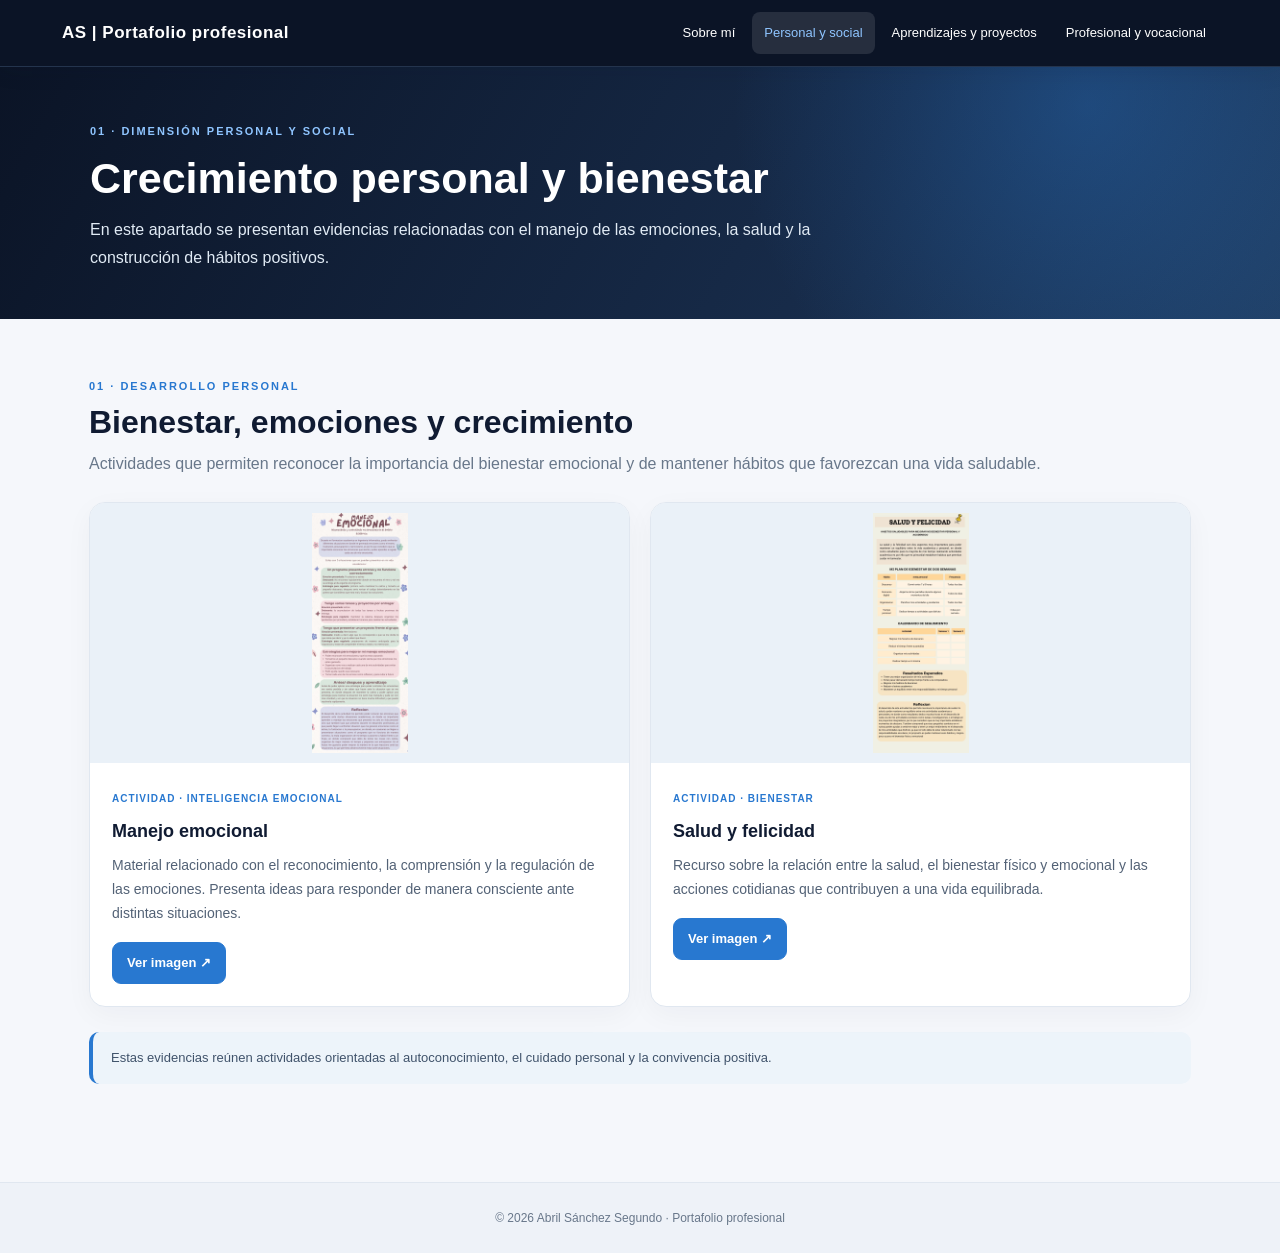
<file: personal-social.html>
<!DOCTYPE html>
<html lang="es">
<head>
  <meta charset="UTF-8">
  <meta name="viewport" content="width=device-width, initial-scale=1.0">
  <meta name="theme-color" content="#101b32">
  <title>Personal y social | Abril Sánchez Segundo</title>
  <link rel="stylesheet" href="estilos-portafolio.css">
</head>
<body>

<header>
  <nav>
    <div class="logo">AS | Portafolio profesional</div>
    <button class="menu-btn" id="menuBtn" aria-expanded="false" aria-controls="menu">☰ Menú</button>
    <div class="menu" id="menu">
      <a href="index.html">Sobre mí</a>
      <a href="personal-social.html" class="activo">Personal y social</a>
      <a href="aprendizajes-proyectos.html" >Aprendizajes y proyectos</a>
      <a href="profesional-vocacional.html" >Profesional y vocacional</a>
    </div>
  </nav>
</header>

<section class="hero">
  <div class="hero-contenido">
    <div class="etiqueta">01 · Dimensión personal y social</div>
    <h1>Crecimiento personal y bienestar</h1>
    <p>En este apartado se presentan evidencias relacionadas con el manejo de las emociones, la salud y la construcción de hábitos positivos.</p>
  </div>
</section>
<main>

<section class="seccion">
  <div class="subtitulo">01 · Desarrollo personal</div>
  <h2>Bienestar, emociones y crecimiento</h2>
  <p class="descripcion">Actividades que permiten reconocer la importancia del bienestar emocional y de mantener hábitos que favorezcan una vida saludable.</p>
  <div class="recursos">

<article class="recurso">
  <img class="recurso-imagen" src="documentos/manejo_emcional.jpg" alt="Manejo emocional" loading="lazy">
  <div class="recurso-contenido">
    <span class="categoria">Actividad · Inteligencia emocional</span>
    <h4>Manejo emocional</h4>
    <p>Material relacionado con el reconocimiento, la comprensión y la regulación de las emociones. Presenta ideas para responder de manera consciente ante distintas situaciones.</p>
    <div class="acciones">
      <a class="boton" href="documentos/manejo_emcional.jpg" target="_blank" rel="noopener">Ver imagen ↗</a>
    </div>
  </div>
</article>
<article class="recurso">
  <img class="recurso-imagen" src="documentos/salud_y_felicidad.jpg" alt="Salud y felicidad" loading="lazy">
  <div class="recurso-contenido">
    <span class="categoria">Actividad · Bienestar</span>
    <h4>Salud y felicidad</h4>
    <p>Recurso sobre la relación entre la salud, el bienestar físico y emocional y las acciones cotidianas que contribuyen a una vida equilibrada.</p>
    <div class="acciones">
      <a class="boton" href="documentos/salud_y_felicidad.jpg" target="_blank" rel="noopener">Ver imagen ↗</a>
    </div>
  </div>
</article>
  </div>
  <div class="nota">Estas evidencias reúnen actividades orientadas al autoconocimiento, el cuidado personal y la convivencia positiva.</div>
</section>

</main>
<footer>© <span id="anio"></span> Abril Sánchez Segundo · Portafolio profesional</footer>

<script>
const menuBtn=document.getElementById("menuBtn");
const menu=document.getElementById("menu");
menuBtn.addEventListener("click",()=>{
  const abierto=menu.classList.toggle("abierto");
  menuBtn.setAttribute("aria-expanded",String(abierto));
  menuBtn.textContent=abierto?"✕ Cerrar":"☰ Menú";
});
document.querySelectorAll(".menu a").forEach(enlace=>{
  enlace.addEventListener("click",()=>{
    menu.classList.remove("abierto");
    menuBtn.setAttribute("aria-expanded","false");
    menuBtn.textContent="☰ Menú";
  });
});
document.getElementById("anio").textContent=new Date().getFullYear();
</script>

</body>
</html>
</file>
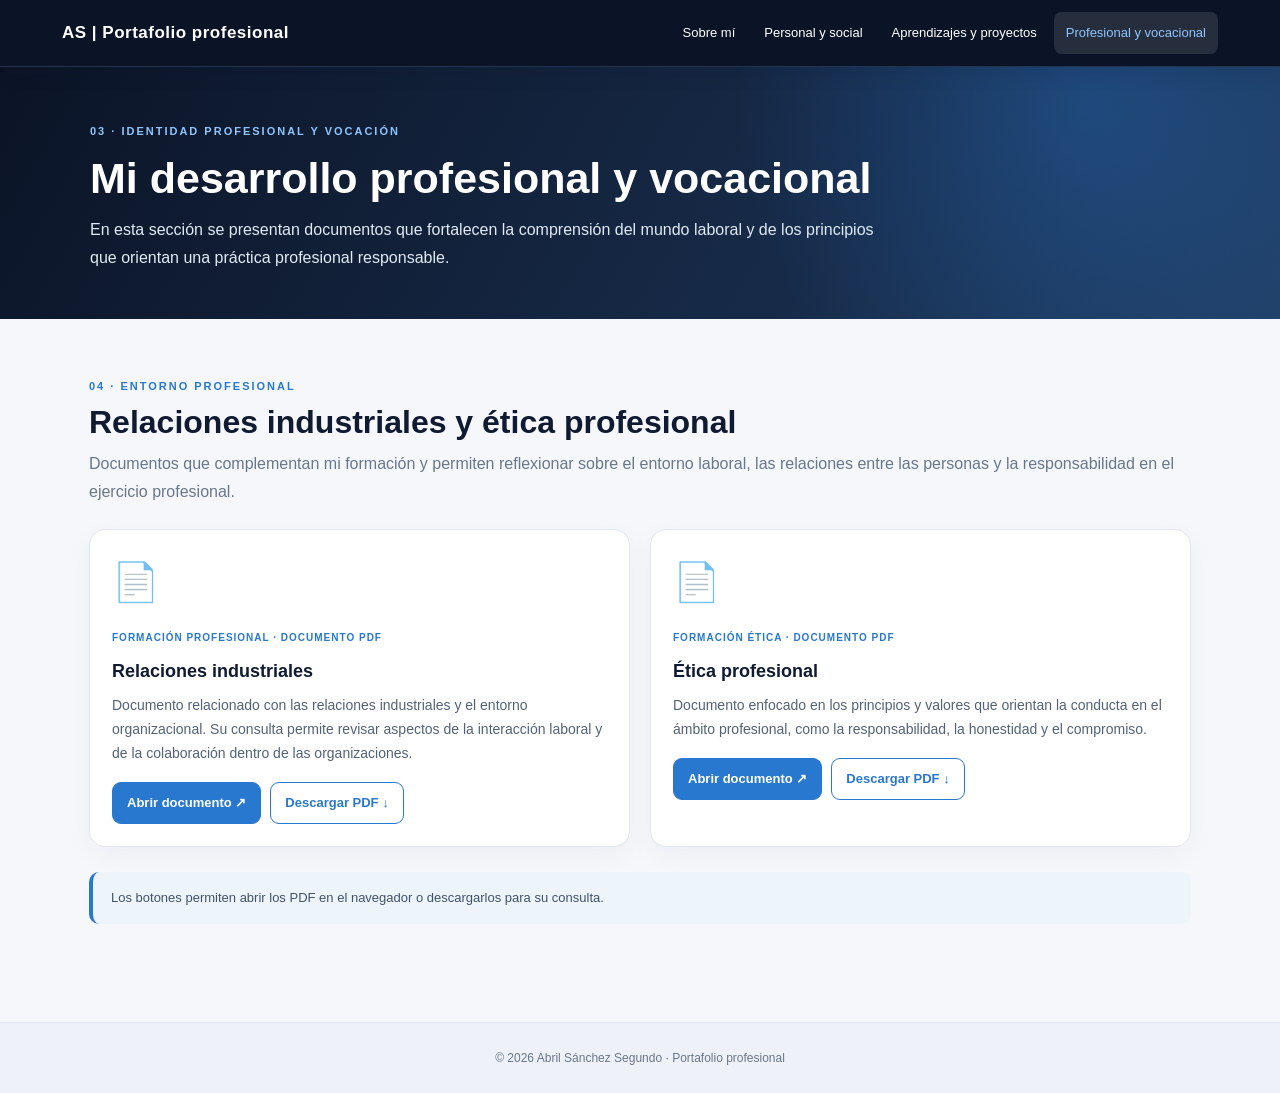
<file: profesional-vocacional.html>
<!DOCTYPE html>
<html lang="es">
<head>
  <meta charset="UTF-8">
  <meta name="viewport" content="width=device-width, initial-scale=1.0">
  <meta name="theme-color" content="#101b32">
  <title>Profesional y vocacional | Abril Sánchez Segundo</title>
  <link rel="stylesheet" href="estilos-portafolio.css">
</head>
<body>

<header>
  <nav>
    <div class="logo">AS | Portafolio profesional</div>
    <button class="menu-btn" id="menuBtn" aria-expanded="false" aria-controls="menu">☰ Menú</button>
    <div class="menu" id="menu">
      <a href="index.html">Sobre mí</a>
      <a href="personal-social.html" >Personal y social</a>
      <a href="aprendizajes-proyectos.html" >Aprendizajes y proyectos</a>
      <a href="profesional-vocacional.html" class="activo">Profesional y vocacional</a>
    </div>
  </nav>
</header>

<section class="hero">
  <div class="hero-contenido">
    <div class="etiqueta">03 · Identidad profesional y vocación</div>
    <h1>Mi desarrollo profesional y vocacional</h1>
    <p>En esta sección se presentan documentos que fortalecen la comprensión del mundo laboral y de los principios que orientan una práctica profesional responsable.</p>
  </div>
</section>
<main>

<section class="seccion">
  <div class="subtitulo">04 · Entorno profesional</div>
  <h2>Relaciones industriales y ética profesional</h2>
  <p class="descripcion">Documentos que complementan mi formación y permiten reflexionar sobre el entorno laboral, las relaciones entre las personas y la responsabilidad en el ejercicio profesional.</p>
  <div class="recursos">

<article class="recurso">
  <div class="recurso-contenido">
    <div style="font-size:38px;margin-bottom:8px" aria-hidden="true">📄</div>
    <span class="categoria">Formación profesional · Documento PDF</span>
    <h4>Relaciones industriales</h4>
    <p>Documento relacionado con las relaciones industriales y el entorno organizacional. Su consulta permite revisar aspectos de la interacción laboral y de la colaboración dentro de las organizaciones.</p>
    <div class="acciones">
      <a class="boton" href="documentos/relaciones_industriales.pdf" target="_blank" rel="noopener">Abrir documento ↗</a>
      <a class="boton boton-secundario" href="documentos/relaciones_industriales.pdf" download>Descargar PDF ↓</a>
    </div>
  </div>
</article>
<article class="recurso">
  <div class="recurso-contenido">
    <div style="font-size:38px;margin-bottom:8px" aria-hidden="true">📄</div>
    <span class="categoria">Formación ética · Documento PDF</span>
    <h4>Ética profesional</h4>
    <p>Documento enfocado en los principios y valores que orientan la conducta en el ámbito profesional, como la responsabilidad, la honestidad y el compromiso.</p>
    <div class="acciones">
      <a class="boton" href="documentos/Etica_profesional.pdf" target="_blank" rel="noopener">Abrir documento ↗</a>
      <a class="boton boton-secundario" href="documentos/Etica_profesional.pdf" download>Descargar PDF ↓</a>
    </div>
  </div>
</article>
  </div>
  <div class="nota">Los botones permiten abrir los PDF en el navegador o descargarlos para su consulta.</div>
</section>

</main>
<footer>© <span id="anio"></span> Abril Sánchez Segundo · Portafolio profesional</footer>

<script>
const menuBtn=document.getElementById("menuBtn");
const menu=document.getElementById("menu");
menuBtn.addEventListener("click",()=>{
  const abierto=menu.classList.toggle("abierto");
  menuBtn.setAttribute("aria-expanded",String(abierto));
  menuBtn.textContent=abierto?"✕ Cerrar":"☰ Menú";
});
document.querySelectorAll(".menu a").forEach(enlace=>{
  enlace.addEventListener("click",()=>{
    menu.classList.remove("abierto");
    menuBtn.setAttribute("aria-expanded","false");
    menuBtn.textContent="☰ Menú";
  });
});
document.getElementById("anio").textContent=new Date().getFullYear();
</script>

</body>
</html>
</file>
<file: estilos-portafolio.css>
:root {
  --azul:#101b32; --azul2:#2878d0; --azul-claro:#8fc5ff;
  --fondo:#f5f7fb; --texto:#202c3c; --gris:#68778a;
  --blanco:#fff; --borde:#e0e7f0;
}
* { box-sizing:border-box; scroll-behavior:smooth; }
body { margin:0; background:var(--fondo); color:var(--texto);
  font-family:"Segoe UI",Arial,sans-serif; line-height:1.7; }
header { background:#0b1426; color:white; position:sticky; top:0; z-index:100;
  box-shadow:0 4px 20px #101b321a; border-bottom:1px solid #24344d; }
nav { max-width:1200px; margin:auto; padding:12px 22px; display:flex;
  justify-content:space-between; align-items:center; gap:15px; }
.logo { font-weight:bold; font-size:17px; white-space:nowrap; letter-spacing:.5px; }
.menu { display:flex; gap:5px; flex-wrap:wrap; }
.menu a { color:white; text-decoration:none; padding:10px 12px; border-radius:8px;
  font-size:13px; transition:.3s; }
.menu a:hover,.menu a.activo { background:#ffffff1c; color:var(--azul-claro); }
.menu-btn { display:none; background:transparent; color:white; border:1px solid #ffffff70;
  padding:8px 12px; border-radius:8px; cursor:pointer; }
.hero { background:radial-gradient(circle at 85% 15%,#2878d055 0,transparent 32%),
  linear-gradient(120deg,#0b1426,#172b49 65%,#203e63); color:white; }
.hero-contenido { max-width:1150px; margin:auto; padding:55px 25px 48px; }
.etiqueta { color:var(--azul-claro); text-transform:uppercase; letter-spacing:2px;
  font-size:11px; font-weight:bold; }
.hero h1 { font-size:clamp(30px,4vw,43px); line-height:1.2; margin:12px 0; }
.hero p { color:#e1ebf5; max-width:800px; margin:8px 0 0; }
main { max-width:1150px; margin:auto; padding:15px 24px 55px; }
.seccion { padding:43px 0; scroll-margin-top:90px; }
.subtitulo { color:var(--azul2); text-transform:uppercase; font-size:11px;
  letter-spacing:2px; font-weight:bold; }
h2 { color:var(--azul); font-size:32px; line-height:1.25; margin:7px 0; }
.descripcion { color:var(--gris); margin:8px 0 24px; }
.grupo { margin:34px 0 42px; }
.grupo-cabecera { display:flex; align-items:center; gap:12px; margin-bottom:16px; }
.grupo-numero { display:grid; place-items:center; width:42px; height:42px; flex:none;
  border-radius:12px; color:white; font-weight:bold;
  background:linear-gradient(135deg,var(--azul2),#8fc5ff); }
.grupo h3 { color:var(--azul); margin:0; font-size:21px; }
.recursos { display:grid; grid-template-columns:repeat(2,minmax(0,1fr)); gap:20px; }
.recurso { background:white; border:1px solid var(--borde); border-radius:16px;
  overflow:hidden; box-shadow:0 8px 28px #101b320a; transition:.3s; }
.recurso:hover { border-color:#b8d6f5; box-shadow:0 15px 35px #101b3214;
  transform:translateY(-4px); }
.recurso-imagen { width:100%; height:260px; display:block; object-fit:contain;
  background:#eaf1f8; padding:10px; }
.recurso-contenido { padding:20px 22px 22px; }
.categoria { color:var(--azul2); font-size:10px; text-transform:uppercase;
  font-weight:bold; letter-spacing:1px; }
.recurso h4 { color:var(--azul); margin:6px 0; font-size:18px; }
.recurso p { color:#536276; font-size:14px; margin:8px 0 16px; }
.acciones { display:flex; flex-wrap:wrap; gap:9px; }
.boton { display:inline-block; padding:9px 14px; border-radius:9px;
  background:var(--azul2); color:white; border:1px solid var(--azul2);
  text-decoration:none; font-weight:bold; font-size:13px; transition:.3s; }
.boton:hover { background:#1c5eaa; transform:translateY(-2px); }
.boton-secundario { background:white; color:var(--azul2); }
.boton-secundario:hover { background:#edf4fa; }
.etiquetas { display:flex; flex-wrap:wrap; gap:8px; margin-top:15px; }
.chip { display:inline-block; background:#edf4fa; color:#294f76;
  border:1px solid #d6e5f2; border-radius:8px; padding:5px 9px; font-size:11px; }
.nota { background:#edf4fa; border-left:4px solid var(--azul2); border-radius:10px;
  padding:15px 18px; color:#40536b; font-size:13px; margin-top:25px; }
footer { text-align:center; color:var(--gris); padding:25px; font-size:12px;
  border-top:1px solid var(--borde); background:#eef2f8; }
@media(max-width:850px) { .menu a {font-size:11px;padding:8px;} }
@media(max-width:650px) {
  nav { flex-wrap:wrap; }
  .menu-btn { display:block; }
  .menu { display:none; position:absolute; top:62px; left:0; right:0;
    background:var(--azul); padding:12px; flex-direction:column; }
  .menu.abierto { display:flex; }
  .menu a { font-size:14px; padding:12px; }
  .hero-contenido { padding:40px 22px; }
  main { padding:10px 17px 40px; }
  .seccion { padding:35px 0; }
  .recursos { grid-template-columns:1fr; }
  h2 { font-size:27px; }
  .recurso-imagen { height:230px; }
}
</file>
